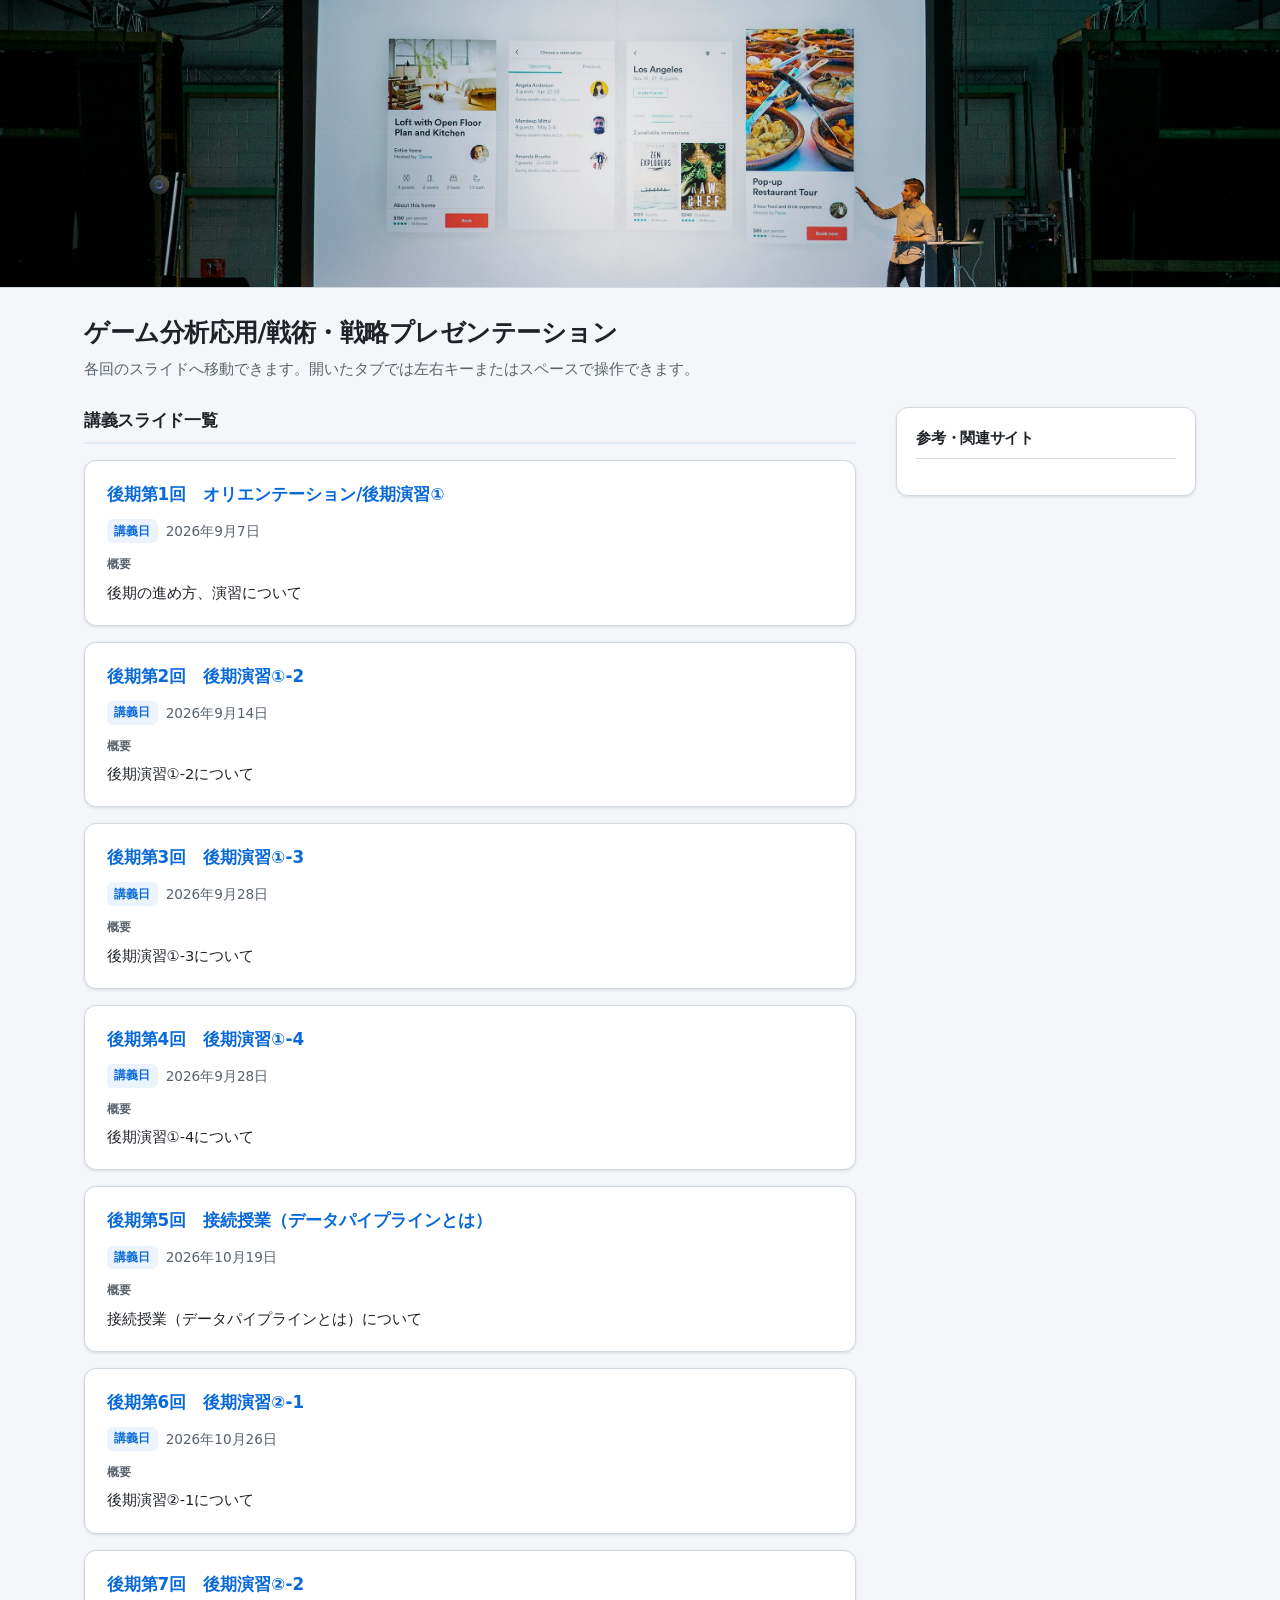
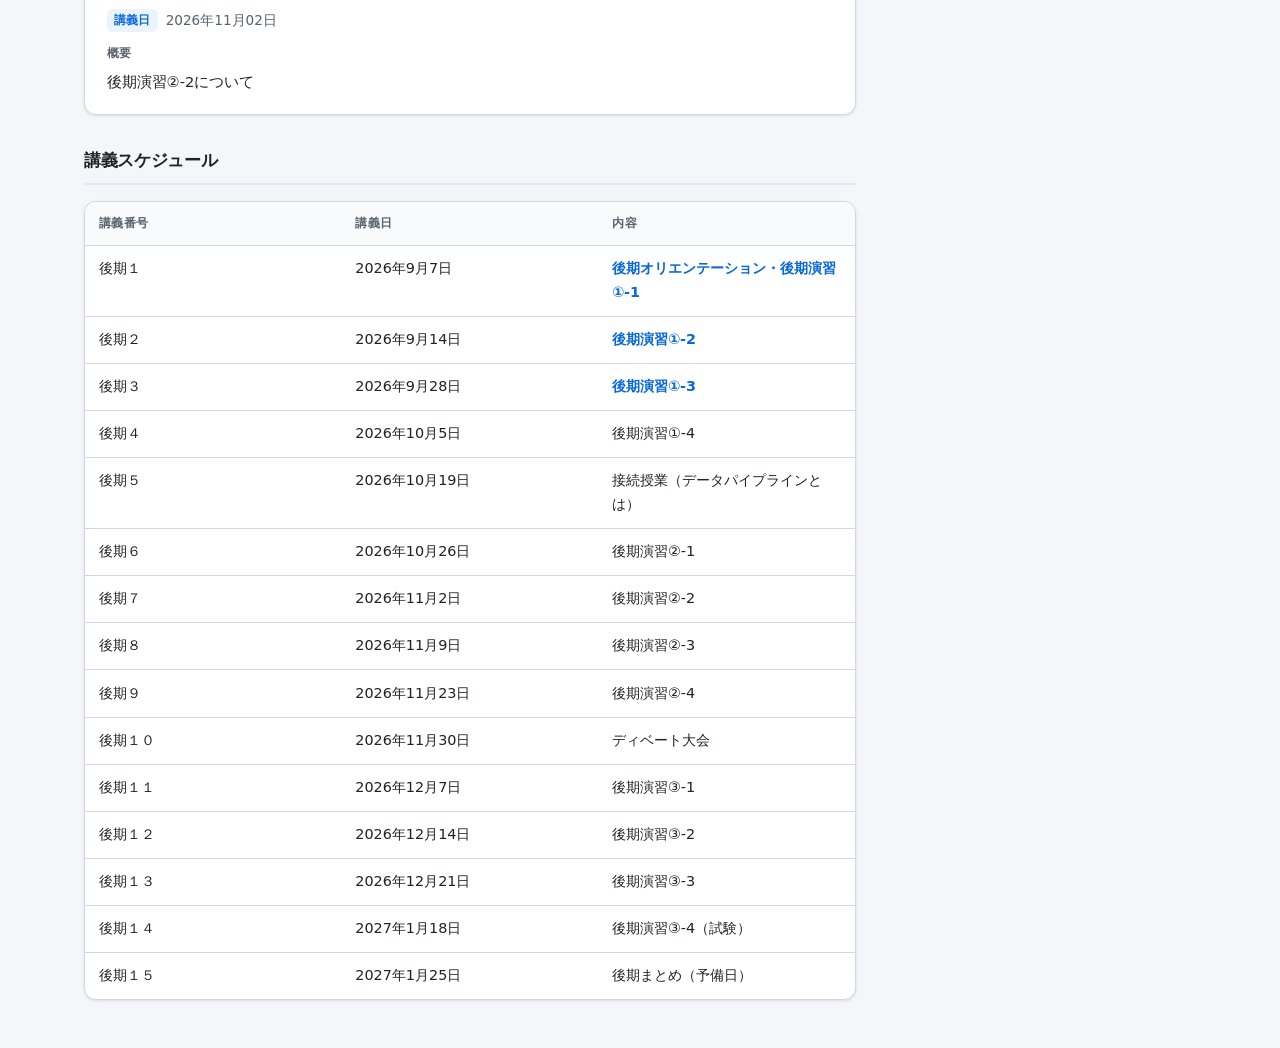
<file: published/index.html>
<!doctype html>
<html lang="ja">
  <head>
    <meta charset="utf-8" />
    <meta name="viewport" content="width=device-width, initial-scale=1" />
    <meta
      name="description"
      content="ゲーム分析応用/戦術・戦略プレゼンテーション — 講義スライド一覧"
    />
    <title>ゲーム分析応用/戦術・戦略プレゼンテーション — 後期講義資料</title>
    <style>
      :root {
        --bg: #f4f6f9;
        --surface: #fff;
        --text: #1f2328;
        --muted: #59636e;
        --accent: #0969da;
        --accent-soft: rgba(9, 105, 218, 0.08);
        --border: #d1d9e0;
        --shadow: 0 1px 3px rgba(31, 35, 40, 0.12);
        --shadow-hover: 0 8px 24px rgba(31, 35, 40, 0.12);
        --radius: 12px;
        --content-max: 72rem;
        /* ヘッダー写真の表示高さ（狭い画面〜広い画面でなだらかに変化） */
        --header-img-height: clamp(200px, 32vh, 320px);
      }

      * {
        box-sizing: border-box;
      }

      body {
        margin: 0;
        min-height: 100vh;
        font-family:
          ui-sans-serif,
          system-ui,
          -apple-system,
          "Segoe UI",
          "Hiragino Sans",
          "Hiragino Kaku Gothic ProN",
          Meiryo,
          sans-serif;
        background: var(--bg);
        color: var(--text);
        line-height: 1.65;
        overflow-x: hidden;
      }

      /* 全幅ヘッダー（ビジュアル） */
      .site-header {
        margin: 0;
      }

      .site-header__visual {
        margin: 0;
        width: 100%;
        height: var(--header-img-height);
        overflow: hidden;
        border-bottom: 1px solid var(--border);
        line-height: 0;
        background: #1c2128;
      }

      .site-header__visual img {
        display: block;
        width: 100%;
        height: 100%;
        object-fit: cover;
        object-position: center center;
      }

      .site-header__intro {
        max-width: var(--content-max);
        margin: 0 auto;
        padding: clamp(1.25rem, 3vw, 1.75rem) 1.25rem 1.5rem;
      }

      .site-header__badge {
        display: inline-block;
        margin: 0 0 0.5rem;
        font-size: 0.78rem;
        font-weight: 600;
        letter-spacing: 0.04em;
        color: var(--muted);
        text-transform: uppercase;
      }

      .site-header h1 {
        margin: 0 0 0.5rem;
        font-size: clamp(1.15rem, 2.8vw, 1.55rem);
        font-weight: 700;
        letter-spacing: -0.02em;
        line-height: 1.35;
      }

      .site-header .lead {
        margin: 0;
        font-size: 0.95rem;
        color: var(--muted);
        max-width: 40rem;
      }

      /* メイン + サイド */
      .content {
        max-width: var(--content-max);
        margin: 0 auto;
        padding: 0 1.25rem 3rem;
      }

      .layout {
        display: grid;
        grid-template-columns: 1fr;
        gap: 2rem;
        align-items: start;
      }

      @media (min-width: 900px) {
        .layout {
          grid-template-columns: minmax(0, 1fr) minmax(240px, 300px);
          gap: 2.5rem;
        }
      }

      .section-title {
        margin: 0 0 1rem;
        font-size: 1.05rem;
        font-weight: 700;
        letter-spacing: -0.02em;
        padding-bottom: 0.5rem;
        border-bottom: 2px solid var(--accent-soft);
      }

      .card-list {
        display: flex;
        flex-direction: column;
        gap: 1rem;
      }

      .card {
        display: block;
        text-decoration: none;
        color: inherit;
        background: var(--surface);
        border: 1px solid var(--border);
        border-radius: var(--radius);
        padding: 1.25rem 1.35rem;
        box-shadow: var(--shadow);
        transition:
          border-color 0.15s ease,
          box-shadow 0.2s ease,
          transform 0.15s ease;
      }

      .card:hover {
        border-color: #80b8ff;
        box-shadow: var(--shadow-hover);
        transform: translateY(-2px);
      }

      .card:focus-visible {
        outline: 2px solid var(--accent);
        outline-offset: 2px;
      }

      .card__title {
        margin: 0 0 0.65rem;
        font-size: 1.05rem;
        font-weight: 600;
        color: var(--accent);
      }

      .card__meta {
        display: flex;
        align-items: center;
        gap: 0.5rem;
        margin: 0 0 0.75rem;
        font-size: 0.85rem;
        color: var(--muted);
      }

      .card__meta time {
        font-variant-numeric: tabular-nums;
      }

      .card__meta-label {
        display: inline-flex;
        align-items: center;
        padding: 0.15rem 0.45rem;
        border-radius: 6px;
        background: var(--accent-soft);
        color: var(--accent);
        font-size: 0.72rem;
        font-weight: 600;
        letter-spacing: 0.02em;
      }

      .card__summary {
        margin: 0;
        font-size: 0.92rem;
        color: var(--text);
      }

      .card__summary-label {
        display: block;
        font-size: 0.75rem;
        font-weight: 600;
        color: var(--muted);
        text-transform: uppercase;
        letter-spacing: 0.06em;
        margin-bottom: 0.35rem;
      }

      .schedule-section {
        margin-top: 2rem;
      }

      .schedule-table-wrap {
        overflow-x: auto;
        background: var(--surface);
        border: 1px solid var(--border);
        border-radius: var(--radius);
        box-shadow: var(--shadow);
      }

      .schedule-table {
        width: 100%;
        border-collapse: collapse;
        min-width: 0;
        font-size: 0.9rem;
        table-layout: fixed;
      }

      .schedule-table th,
      .schedule-table td {
        padding: 0.7rem 0.85rem;
        text-align: left;
        vertical-align: top;
        border-bottom: 1px solid var(--border);
        word-break: break-word;
        overflow-wrap: anywhere;
      }

      .schedule-table thead th {
        background: #f8fafc;
        color: var(--muted);
        font-size: 0.78rem;
        font-weight: 700;
        letter-spacing: 0.05em;
        text-transform: uppercase;
        position: sticky;
        top: 0;
        z-index: 1;
      }

      .schedule-table tbody tr:last-child td {
        border-bottom: 0;
      }

      .schedule-link {
        color: var(--accent);
        text-decoration: none;
        font-weight: 600;
      }

      .schedule-link:hover {
        text-decoration: underline;
      }

      .schedule-link:focus-visible {
        outline: 2px solid var(--accent);
        outline-offset: 2px;
        border-radius: 2px;
      }

      /* サイドパネル */
      .sidebar {
        background: var(--surface);
        border: 1px solid var(--border);
        border-radius: var(--radius);
        padding: 1.15rem 1.2rem 1.25rem;
        box-shadow: var(--shadow);
      }

      @media (min-width: 900px) {
        .sidebar {
          position: sticky;
          top: 1rem;
        }
      }

      .sidebar__title {
        margin: 0 0 1rem;
        font-size: 0.95rem;
        font-weight: 700;
        letter-spacing: -0.02em;
        padding-bottom: 0.45rem;
        border-bottom: 1px solid var(--border);
      }

      .link-group {
        margin: 0 0 1.15rem;
      }

      .link-group:last-child {
        margin-bottom: 0;
      }

      .link-group h3 {
        margin: 0 0 0.45rem;
        font-size: 0.72rem;
        font-weight: 700;
        color: var(--muted);
        letter-spacing: 0.06em;
        text-transform: uppercase;
      }

      .link-group ul {
        margin: 0;
        padding: 0;
        list-style: none;
      }

      .link-group li {
        margin: 0 0 0.35rem;
      }

      .link-group a {
        font-size: 0.88rem;
        color: var(--accent);
        text-decoration: none;
        word-break: break-word;
      }

      .link-group a:hover {
        text-decoration: underline;
      }

      .link-group a:focus-visible {
        outline: 2px solid var(--accent);
        outline-offset: 2px;
        border-radius: 2px;
      }

      .sidebar__note {
        margin: 0;
        font-size: 0.82rem;
        color: var(--muted);
      }

      .sidebar__note code {
        font-size: 0.78rem;
      }

      @media (prefers-reduced-motion: reduce) {
        .card {
          transition: none;
        }
        .card:hover {
          transform: none;
        }
      }

      @media (max-width: 640px) {
        .content {
          padding-inline: 0.85rem;
        }

        .site-header__intro {
          padding-inline: 0.85rem;
        }

        .card {
          padding: 1rem;
        }

        .sidebar {
          padding: 1rem;
        }

        .schedule-table {
          font-size: 0.82rem;
        }

        .schedule-table th,
        .schedule-table td {
          padding: 0.55rem 0.5rem;
        }
      }
    </style>
  </head>
  <body>
    <header class="site-header">
      <div class="site-header__visual">
        <img
          src="assets/header_img_tsr.jpg"
          alt="試合中、タブレットを見ながら戦術を確認するコーチの様子"
          width="7123"
          height="4749"
          decoding="async"
          fetchpriority="high"
        />
      </div>
      <div class="site-header__intro">
        <h1>ゲーム分析応用/戦術・戦略プレゼンテーション</h1>
        <p class="lead">
          各回のスライドへ移動できます。開いたタブでは左右キーまたはスペースで操作できます。
        </p>
      </div>
    </header>

    <div class="content">
      <div class="layout">
        <main class="layout-main">
          <h2 class="section-title">講義スライド一覧</h2>
          <div class="card-list">
            <a class="card" href="lecture16/">
              <h3 class="card__title">後期第1回　オリエンテーション/後期演習①</h3>
              <div class="card__meta">
                <span class="card__meta-label">講義日</span>
                <time datetime="2026-04-13">2026年9月7日</time>
              </div>
              <div class="card__summary">
                <span class="card__summary-label">概要</span>
                後期の進め方、演習について
              </div>
            </a>

            <a class="card" href="lecture17/">
              <h3 class="card__title">後期第2回　後期演習①-2</h3>
              <div class="card__meta">
                <span class="card__meta-label">講義日</span>
                <time datetime="2026-04-13">2026年9月14日</time>
              </div>
              <div class="card__summary">
                <span class="card__summary-label">概要</span>
                後期演習①-2について
              </div>
            </a>

            <a class="card" href="lecture18/">
              <h3 class="card__title">後期第3回　後期演習①-3</h3>
              <div class="card__meta">
                <span class="card__meta-label">講義日</span>
                <time datetime="2026-04-13">2026年9月28日</time>
              </div>
              <div class="card__summary">
                <span class="card__summary-label">概要</span>
                後期演習①-3について
              </div>
            </a>

            <a class="card" href="lecture19/">
              <h3 class="card__title">後期第4回　後期演習①-4</h3>
              <div class="card__meta">
                <span class="card__meta-label">講義日</span>
                <time datetime="2026-04-13">2026年9月28日</time>
              </div>
              <div class="card__summary">
                <span class="card__summary-label">概要</span>
                後期演習①-4について
              </div>
            </a>

            <a class="card" href="lecture20/">
              <h3 class="card__title">後期第5回　接続授業（データパイプラインとは）</h3>
              <div class="card__meta">
                <span class="card__meta-label">講義日</span>
                <time datetime="2026-04-13">2026年10月19日</time>
              </div>
              <div class="card__summary">
                <span class="card__summary-label">概要</span>
                接続授業（データパイプラインとは）について
                </div>
              </a>  
              
              <a class="card" href="lecture21/">
                <h3 class="card__title">後期第6回　後期演習②-1</h3>
                <div class="card__meta">
                  <span class="card__meta-label">講義日</span>
                  <time datetime="2026-04-13">2026年10月26日</time>
                </div>
                <div class="card__summary">
                  <span class="card__summary-label">概要</span>
                  後期演習②-1について
                </div>
              </a>

              <a class="card" href="lecture22/">
                <h3 class="card__title">後期第7回　後期演習②-2</h3>
                <div class="card__meta">
                  <span class="card__meta-label">講義日</span>
                  <time datetime="2026-04-13">2026年11月02日</time>
                </div>
                <div class="card__summary">
                  <span class="card__summary-label">概要</span>
                  後期演習②-2について
                </div>
              </a>
                
            <!-- 新しい講義を追加するときは、上の <a class="card"> … </a> をコピーして並べてください -->
          </div>

          <section class="schedule-section" aria-labelledby="schedule-title">
            <h2 id="schedule-title" class="section-title">講義スケジュール</h2>
            <div class="schedule-table-wrap">
              <table class="schedule-table">
                <thead>
                  <tr>
                    <th scope="col">講義番号</th>
                    <th scope="col">講義日</th>
                    <th scope="col">内容</th>
                  </tr>
                </thead>
                <tbody>
                  <tr>
                    <td>後期１</td>
                    <td>2026年9月7日</td>
                    <td>
                      <a class="schedule-link" href="lecture16/"
                        >後期オリエンテーション・後期演習①-1</a
                      >
                    </td>
                  </tr>
                  <tr>
                    <td>後期２</td>
                    <td>2026年9月14日</td>
                    <td>
                      <a class="schedule-link" href="lecture17/"
                        >後期演習①-2</a
                      >
                    </td>
                  </tr>
                  <tr>
                    <td>後期３</td>
                    <td>2026年9月28日</td>
                    <td>
                      <a class="schedule-link" href="lecture18/"
                        >後期演習①-3</a
                      >
                    </td>
                  </tr>
                  <tr>
                    <td>後期４</td>
                    <td>2026年10月5日</td>
                    <td><a class="schedule-link" href="lecture19/"></a>後期演習①-4</a></td>
                  </tr>
                  <tr>
                    <td>後期５</td>
                    <td>2026年10月19日</td>
                    <td><a class="schedule-link" href="lecture20/"></a>接続授業（データパイプラインとは）</a></td>
                  </tr>
                  <tr>
                    <td>後期６</td>
                    <td>2026年10月26日</td>
                    <td><a class="schedule-link" href="lecture21/"></a>後期演習②-1</a></td>
                  </tr>
                  <tr>
                    <td>後期７</td>
                    <td>2026年11月2日</td>
                    <td><a class="schedule-link" href="lecture22/"></a>後期演習②-2</a></td>
                  </tr>
                  <tr>
                    <td>後期８</td>
                    <td>2026年11月9日</td>
                    <td>後期演習②-3</td>
                  </tr>
                  <tr>
                    <td>後期９</td>
                    <td>2026年11月23日</td>
                    <td>後期演習②-4</td>
                  </tr>
                  <tr>
                    <td>後期１０</td>
                    <td>2026年11月30日</td>
                    <td>ディベート大会</td>
                  </tr>
                  <tr>
                    <td>後期１１</td>
                    <td>2026年12月7日</td>
                    <td>後期演習③-1</td>
                  </tr>
                  <tr>
                    <td>後期１２</td>
                    <td>2026年12月14日</td>
                    <td>後期演習③-2</td>
                  </tr>
                  <tr>
                    <td>後期１３</td>
                    <td>2026年12月21日</td>
                    <td>後期演習③-3</td>
                  </tr>
                  <tr>
                    <td>後期１４</td>
                    <td>2027年1月18日</td>
                    <td>後期演習③-4（試験）</td>
                  </tr>
                  <tr>
                    <td>後期１５</td>
                    <td>2027年1月25日</td>
                    <td>後期まとめ（予備日）</td>
                  </tr>
                </tbody>
              </table>
            </div>
          </section>
        </main>

        <aside class="sidebar" aria-label="参考リンク">
          <h2 class="sidebar__title">参考・関連サイト</h2>
          <div id="sidebar-links"></div>
          <noscript>
            <p class="sidebar__note">
              参考リンクの表示には JavaScript が必要です。
            </p>
          </noscript>
        </aside>
      </div>
    </div>
    <script>
      async function renderSidebarLinks() {
        const mount = document.getElementById("sidebar-links");
        if (!mount) return;

        try {
          const response = await fetch("data/sidebar-links.json", {
            cache: "no-cache",
          });
          if (!response.ok)
            throw new Error("Failed to fetch sidebar link data.");

          const data = await response.json();
          const groups = Array.isArray(data.groups) ? data.groups : [];

          mount.textContent = "";

          for (const group of groups) {
            if (
              !group ||
              typeof group.title !== "string" ||
              !Array.isArray(group.links)
            ) {
              continue;
            }

            const section = document.createElement("section");
            section.className = "link-group";

            const heading = document.createElement("h3");
            heading.textContent = group.title;
            section.appendChild(heading);

            const list = document.createElement("ul");
            for (const item of group.links) {
              if (
                !item ||
                typeof item.title !== "string" ||
                typeof item.url !== "string"
              ) {
                continue;
              }

              const li = document.createElement("li");
              const a = document.createElement("a");
              a.href = item.url;
              a.target = "_blank";
              a.rel = "noopener noreferrer";
              a.textContent = item.title;
              li.appendChild(a);
              list.appendChild(li);
            }

            if (list.childElementCount > 0) {
              section.appendChild(list);
              mount.appendChild(section);
            }
          }
        } catch (error) {
          mount.innerHTML =
            '<p class="sidebar__note">参考リンクを読み込めませんでした。しばらくしてから再読み込みしてください。</p>';
        }
      }

      renderSidebarLinks();
    </script>
  </body>
</html>
</file>
